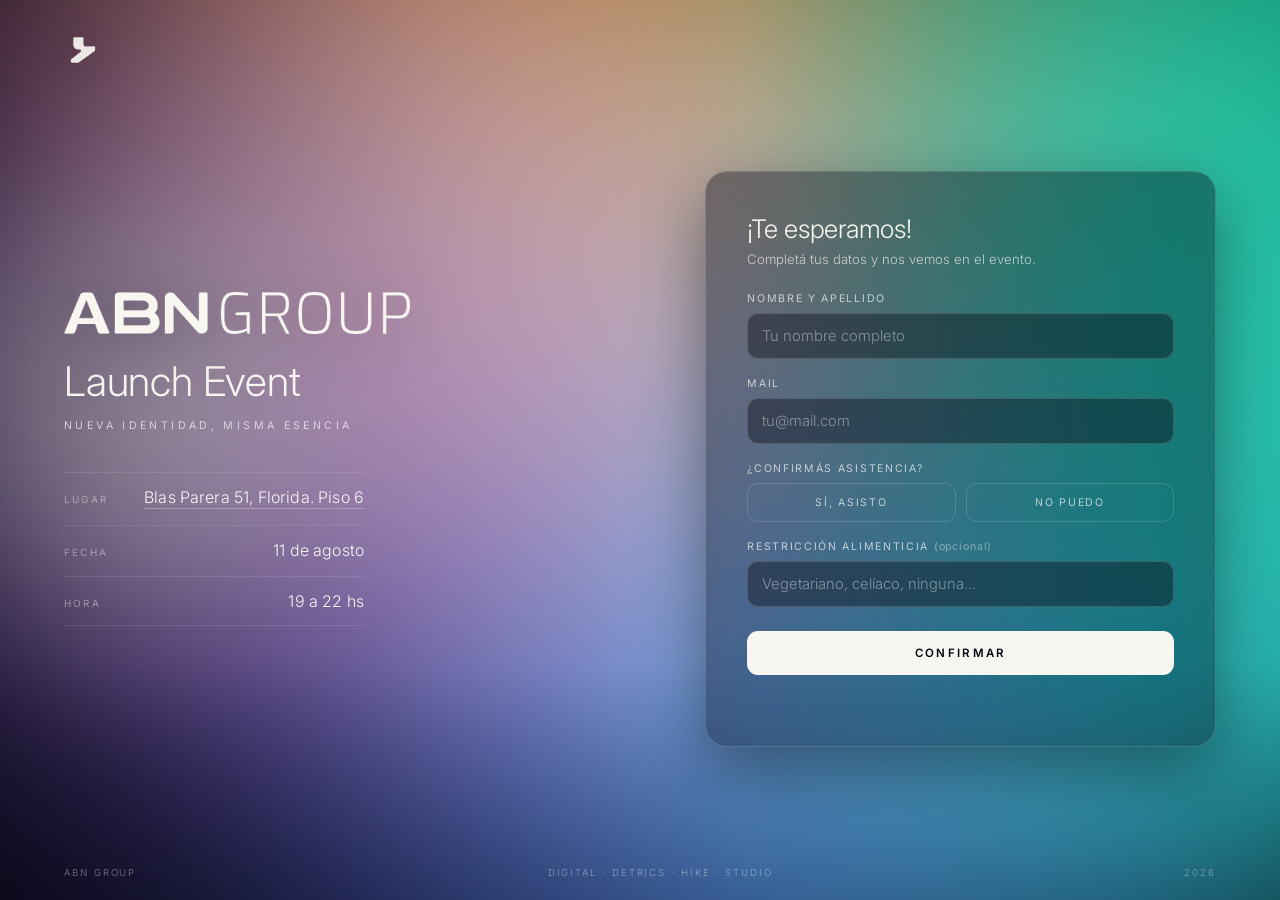
<file: index.html>
<!DOCTYPE html>
<html lang="es">
<head>
  <meta charset="UTF-8">
  <meta name="viewport" content="width=device-width, initial-scale=1.0">

  <!-- SEO -->
  <title>ABN Group — Launch Event</title>
  <meta name="description" content="Evento de lanzamiento de ABN Group. Blas Parera — 11 de agosto, 19 a 22 hs. Confirmá tu asistencia.">

  <!-- Open Graph -->
  <meta property="og:title" content="ABN Group — Launch Event">
  <meta property="og:description" content="Blas Parera · 11 de agosto · 19 a 22 hs. Confirmá tu asistencia.">
  <meta property="og:type" content="website">
  <meta property="og:url" content="https://dartsteam.github.io/abn-launch-event/">
  <meta property="og:image" content="https://dartsteam.github.io/abn-launch-event/og-image.png">
  <meta property="og:image:width" content="1200">
  <meta property="og:image:height" content="630">
  <meta property="og:image:type" content="image/png">
  <meta property="og:image:alt" content="ABN Group">

  <!-- Twitter -->
  <meta name="twitter:card" content="summary_large_image">
  <meta name="twitter:title" content="ABN Group — Launch Event">
  <meta name="twitter:description" content="Blas Parera · 11 de agosto · 19 a 22 hs. Confirmá tu asistencia.">
  <meta name="twitter:image" content="https://dartsteam.github.io/abn-launch-event/og-image.png">

  <!-- Favicon -->
  <link rel="icon" type="image/svg+xml" href="assets/ABN Icon - JP Ash W.svg">

  <!-- Fonts -->
  <link rel="preconnect" href="https://fonts.googleapis.com">
  <link rel="preconnect" href="https://fonts.gstatic.com" crossorigin>
  <link href="https://fonts.googleapis.com/css2?family=Inter:wght@200;300;400;500;600&display=swap" rel="stylesheet">

  <!-- Styles -->
  <link rel="stylesheet" href="style.css">
</head>

<body>

  <!-- WebGL colour mesh gradient background -->
  <canvas class="bg-gradient" id="hero-canvas"></canvas>

  <!-- Isotipo como sello en el corner -->
  <img src="assets/ABN Icon - JP Ash W.svg" alt="ABN Group" class="corner-mark">

  <main class="stage">
    <div class="grid">

      <!-- ==================== LEFT — EVENT INFO ==================== -->
      <section class="info">
        <img src="assets/abn-group-wordmark.png" alt="ABN Group" class="info-wordmark">

        <h1 class="info-title">Launch Event</h1>

        <span class="info-eyebrow">Nueva Identidad, Misma Esencia</span>

        <div class="info-meta">
          <div class="meta-row">
            <span class="meta-label">Lugar</span>
            <a class="meta-value meta-link" href="https://maps.app.goo.gl/rUzkkVGQqchp5KDQA" target="_blank" rel="noopener noreferrer">Blas Parera 51, Florida. Piso 6</a>
          </div>
          <div class="meta-row">
            <span class="meta-label">Fecha</span>
            <span class="meta-value">11 de agosto</span>
          </div>
          <div class="meta-row">
            <span class="meta-label">Hora</span>
            <span class="meta-value">19 a 22 hs</span>
          </div>
        </div>
      </section>

      <!-- ==================== RIGHT — LEAD FORM ==================== -->
      <section class="panel">
        <form class="form" id="rsvp-form" novalidate>
          <div class="form-head">
            <h2 class="form-title">¡Te esperamos!</h2>
            <p class="form-sub">Completá tus datos y nos vemos en el evento.</p>
          </div>

          <div class="field">
            <label for="name">Nombre y Apellido</label>
            <input type="text" id="name" name="name" autocomplete="name" placeholder="Tu nombre completo" required>
          </div>

          <div class="field">
            <label for="email">Mail</label>
            <input type="email" id="email" name="email" autocomplete="email" placeholder="tu@mail.com" required>
          </div>

          <div class="field">
            <span class="field-label">¿Confirmás asistencia?</span>
            <div class="choice">
              <label class="choice-opt">
                <input type="radio" name="attending" value="si" required>
                <span>Sí, asisto</span>
              </label>
              <label class="choice-opt">
                <input type="radio" name="attending" value="no">
                <span>No puedo</span>
              </label>
            </div>
          </div>

          <div class="field">
            <label for="diet">Restricción alimenticia <span class="optional">(opcional)</span></label>
            <input type="text" id="diet" name="diet" placeholder="Vegetariano, celíaco, ninguna…">
          </div>

          <button type="submit" class="submit" id="submit-btn">Confirmar</button>

          <p class="form-note" id="form-note" role="status" aria-live="polite"></p>
        </form>

        <!-- Success state -->
        <div class="thanks" id="thanks" hidden>
          <div class="thanks-mark">✓</div>
          <h2 class="thanks-title">¡Gracias!</h2>
          <p class="thanks-text" id="thanks-text">Te esperamos en Blas Parera el 11 de agosto.</p>
        </div>
      </section>

    </div>
  </main>

  <!-- Bottom bar -->
  <footer class="bottom">
    <span>ABN Group</span>
    <span class="bottom-center">Digital · Detrics · Hike · Studio</span>
    <span>2026</span>
  </footer>

  <script src="script.js"></script>
</body>
</html>
</file>
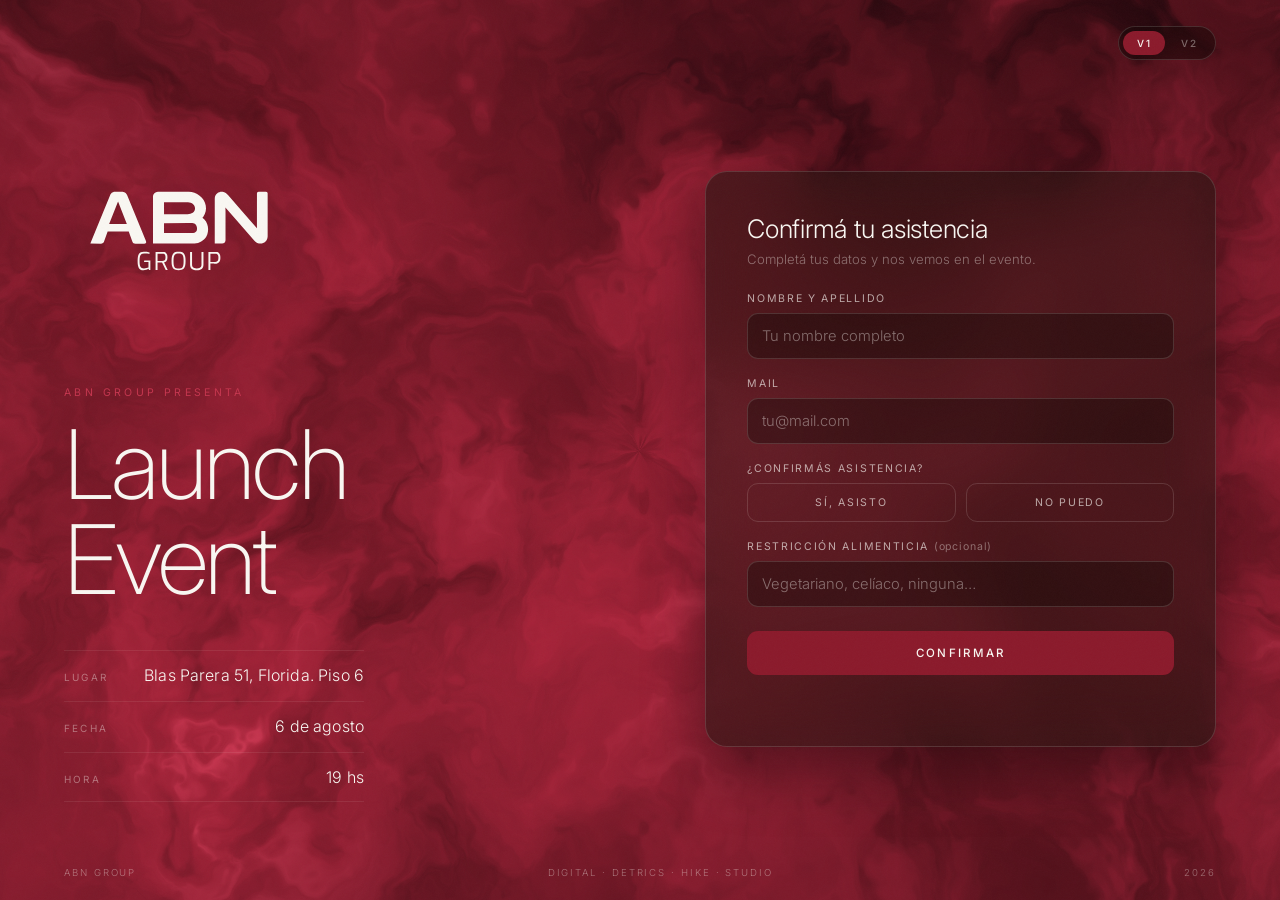
<file: _v1/index.html>
<!DOCTYPE html>
<html lang="es">
<head>
  <meta charset="UTF-8">
  <meta name="viewport" content="width=device-width, initial-scale=1.0">

  <!-- SEO -->
  <title>ABN Group — Launch Event</title>
  <meta name="description" content="Evento de lanzamiento de ABN Group. Blas Parera — 6 de agosto, 19 hs. Confirmá tu asistencia.">

  <!-- Open Graph -->
  <meta property="og:title" content="ABN Group — Launch Event">
  <meta property="og:description" content="Blas Parera · 6 de agosto · 19 hs. Confirmá tu asistencia.">
  <meta property="og:type" content="website">

  <!-- Favicon -->
  <link rel="icon" type="image/svg+xml" href="assets/ABN Icon - JP Ash W.svg">

  <!-- Fonts -->
  <link rel="preconnect" href="https://fonts.googleapis.com">
  <link rel="preconnect" href="https://fonts.gstatic.com" crossorigin>
  <link href="https://fonts.googleapis.com/css2?family=Inter:wght@200;300;400;500;600&display=swap" rel="stylesheet">

  <!-- Styles -->
  <link rel="stylesheet" href="style.css">
</head>

<body>

  <!-- WebGL fluid gradient background -->
  <canvas class="bg-gradient" id="hero-canvas"></canvas>

  <!-- Version switcher -->
  <nav class="ver-switch" aria-label="Versiones">
    <a href="./" class="ver active" aria-current="page">V1</a>
    <a href="v2/" class="ver">V2</a>
  </nav>

  <main class="stage">
    <div class="grid">

      <!-- ==================== LEFT — EVENT INFO ==================== -->
      <section class="info">
        <img src="assets/ABN Group Logo - JP Ash W.svg" alt="ABN Group" class="info-logo">

        <span class="info-eyebrow">ABN Group presenta</span>

        <h1 class="info-title">Launch<br>Event</h1>

        <div class="info-meta">
          <div class="meta-row">
            <span class="meta-label">Lugar</span>
            <span class="meta-value">Blas Parera 51, Florida. Piso 6</span>
          </div>
          <div class="meta-row">
            <span class="meta-label">Fecha</span>
            <span class="meta-value">6 de agosto</span>
          </div>
          <div class="meta-row">
            <span class="meta-label">Hora</span>
            <span class="meta-value">19 hs</span>
          </div>
        </div>
      </section>

      <!-- ==================== RIGHT — LEAD FORM ==================== -->
      <section class="panel">
        <form class="form" id="rsvp-form" novalidate>
          <div class="form-head">
            <h2 class="form-title">Confirmá tu asistencia</h2>
            <p class="form-sub">Completá tus datos y nos vemos en el evento.</p>
          </div>

          <div class="field">
            <label for="name">Nombre y Apellido</label>
            <input type="text" id="name" name="name" autocomplete="name" placeholder="Tu nombre completo" required>
          </div>

          <div class="field">
            <label for="email">Mail</label>
            <input type="email" id="email" name="email" autocomplete="email" placeholder="tu@mail.com" required>
          </div>

          <div class="field">
            <span class="field-label">¿Confirmás asistencia?</span>
            <div class="choice">
              <label class="choice-opt">
                <input type="radio" name="attending" value="si" required>
                <span>Sí, asisto</span>
              </label>
              <label class="choice-opt">
                <input type="radio" name="attending" value="no">
                <span>No puedo</span>
              </label>
            </div>
          </div>

          <div class="field">
            <label for="diet">Restricción alimenticia <span class="optional">(opcional)</span></label>
            <input type="text" id="diet" name="diet" placeholder="Vegetariano, celíaco, ninguna…">
          </div>

          <button type="submit" class="submit" id="submit-btn">Confirmar</button>

          <p class="form-note" id="form-note" role="status" aria-live="polite"></p>
        </form>

        <!-- Success state -->
        <div class="thanks" id="thanks" hidden>
          <div class="thanks-mark">✓</div>
          <h2 class="thanks-title">¡Gracias!</h2>
          <p class="thanks-text" id="thanks-text">Te esperamos en Blas Parera el 6 de agosto.</p>
        </div>
      </section>

    </div>
  </main>

  <!-- Bottom bar -->
  <footer class="bottom">
    <span>ABN Group</span>
    <span class="bottom-center">Digital · Detrics · Hike · Studio</span>
    <span>2026</span>
  </footer>

  <script src="script.js"></script>
</body>
</html>
</file>
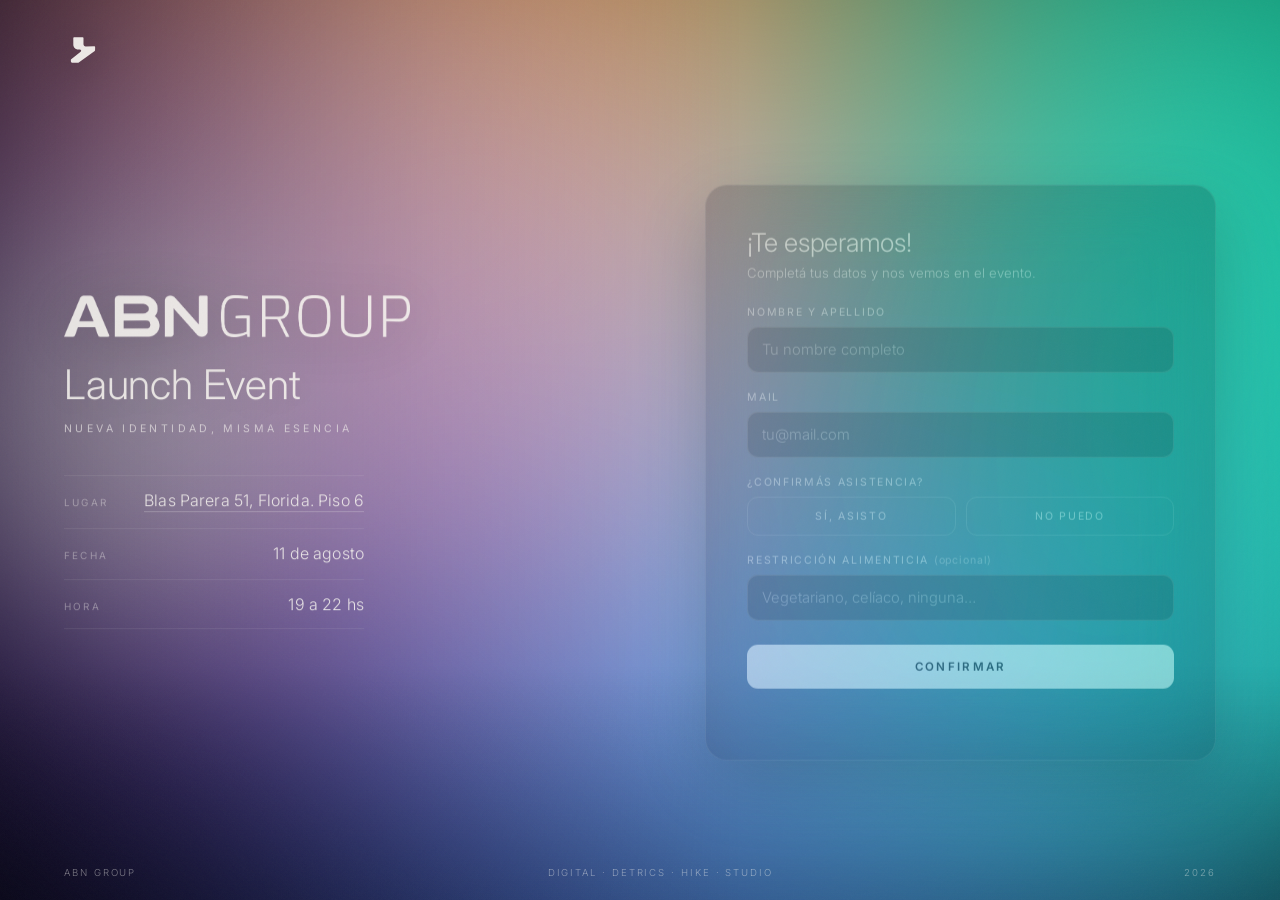
<file: v2/index.html>
<!DOCTYPE html>
<html lang="es">
<head>
  <meta charset="UTF-8">
  <meta http-equiv="refresh" content="0; url=../">
  <link rel="canonical" href="../">
  <title>ABN Group — Launch Event</title>
</head>
<body>
  <p>Redirigiendo al sitio… <a href="../">Ir ahora</a>.</p>
</body>
</html>
</file>
<file: style.css>
/* ============================================
   ABN GROUP — LAUNCH EVENT · V2
   Colour mesh gradient + white isotype
   ============================================ */

*,
*::before,
*::after {
  margin: 0;
  padding: 0;
  box-sizing: border-box;
}

:root {
  /* Neutrals */
  --base: #06060f;          /* deep navy base */
  --surface: rgba(10, 10, 24, 0.42);
  --ash: #f9f7f2;
  --ash-mid: rgba(249, 247, 242, 0.72);
  --ash-dim: rgba(249, 247, 242, 0.45);
  --ash-faint: rgba(249, 247, 242, 0.1);
  --ash-line: rgba(249, 247, 242, 0.16);

  /* Accent pulled from the gradient (periwinkle/violet) */
  --accent: #8f9bff;
  --accent-soft: rgba(143, 155, 255, 0.16);

  /* Typography */
  --font: 'Inter', -apple-system, BlinkMacSystemFont, sans-serif;

  /* Layout */
  --gutter: clamp(20px, 5vw, 72px);
  --ease-out: cubic-bezier(0.16, 1, 0.3, 1);
}

html { font-size: 16px; }

body {
  font-family: var(--font);
  background: var(--base);
  color: var(--ash);
  min-height: 100vh;
  min-height: 100dvh;
  overflow-x: hidden;
  -webkit-font-smoothing: antialiased;
  -moz-osx-font-smoothing: grayscale;
}

::selection { background: var(--accent); color: var(--base); }

a { color: inherit; text-decoration: none; }
img { display: block; max-width: 100%; }

/* GRAIN OVERLAY */
body::after {
  content: '';
  position: fixed;
  inset: 0;
  pointer-events: none;
  z-index: 9999;
  opacity: 0.03;
  background-image: url("data:image/svg+xml,%3Csvg viewBox='0 0 512 512' xmlns='http://www.w3.org/2000/svg'%3E%3Cfilter id='n'%3E%3CfeTurbulence type='fractalNoise' baseFrequency='.85' numOctaves='4' stitchTiles='stitch'/%3E%3C/filter%3E%3Crect width='100%25' height='100%25' filter='url(%23n)'/%3E%3C/svg%3E");
  background-repeat: repeat;
  background-size: 256px;
}

/* WEBGL BACKGROUND */
.bg-gradient {
  position: fixed;
  inset: 0;
  width: 100%;
  height: 100%;
  display: block;
  z-index: 0;
}

/* Legibility scrim — darkens the left/text side without hiding the gradient */
body::before {
  content: '';
  position: fixed;
  inset: 0;
  z-index: 1;
  pointer-events: none;
  background:
    linear-gradient(90deg, rgba(4, 4, 12, 0.5) 0%, rgba(4, 4, 12, 0.18) 34%, rgba(4, 4, 12, 0) 58%),
    linear-gradient(0deg, rgba(4, 4, 12, 0.32) 0%, rgba(4, 4, 12, 0) 26%);
}

/* ============================================
   VERSION SWITCHER
   ============================================ */
.ver-switch {
  position: fixed;
  top: clamp(16px, 3vh, 26px);
  right: var(--gutter);
  z-index: 20;
  display: flex;
  gap: 2px;
  padding: 4px;
  border-radius: 999px;
  background: rgba(6, 6, 15, 0.4);
  border: 1px solid var(--ash-line);
  backdrop-filter: blur(16px);
  -webkit-backdrop-filter: blur(16px);
}

.ver {
  font-size: 0.62rem;
  font-weight: 500;
  letter-spacing: 0.14em;
  color: var(--ash-dim);
  padding: 6px 14px;
  border-radius: 999px;
  transition: color 0.25s ease, background 0.25s ease;
}

.ver:hover { color: var(--ash); }

.ver.active {
  color: var(--base);
  background: var(--ash);
}

/* ============================================
   STAGE / LAYOUT
   ============================================ */
.stage {
  position: relative;
  z-index: 2;
  min-height: 100vh;
  min-height: 100dvh;
  display: flex;
  align-items: center;
  padding: clamp(72px, 12vh, 120px) var(--gutter) clamp(64px, 10vh, 96px);
}

.grid {
  width: 100%;
  max-width: 1240px;
  margin: 0 auto;
  display: grid;
  grid-template-columns: 1.05fr 0.95fr;
  gap: clamp(32px, 6vw, 96px);
  align-items: center;
}

/* LEFT — EVENT INFO */
.info { animation: fadeInUp 1.2s var(--ease-out) 0.2s both; }

/* Isotipo como sello sutil en el corner */
.corner-mark {
  position: fixed;
  top: clamp(20px, 3.4vh, 32px);
  left: var(--gutter);
  width: clamp(30px, 3vw, 40px);
  height: auto;
  z-index: 20;
  opacity: 0.92;
  filter: drop-shadow(0 4px 20px rgba(0, 0, 0, 0.35));
}

.info-eyebrow {
  display: block;
  font-size: 0.66rem;
  font-weight: 400;
  letter-spacing: 0.32em;
  text-transform: uppercase;
  color: var(--ash-mid);
  margin-bottom: 40px;
}

.info-wordmark {
  width: clamp(230px, 27vw, 360px);
  height: auto;
  display: block;
  margin: 0 0 26px;
  filter: drop-shadow(0 6px 30px rgba(0, 0, 0, 0.35));
}

.info-title {
  font-size: clamp(1.7rem, 3.2vw, 2.6rem);
  font-weight: 300;
  line-height: 1.05;
  letter-spacing: -0.005em;
  margin-bottom: 16px;
  text-shadow: 0 4px 40px rgba(0, 0, 0, 0.25);
}

.info-meta {
  display: flex;
  flex-direction: column;
  gap: 2px;
  max-width: 300px;
}

.meta-row {
  display: flex;
  justify-content: space-between;
  align-items: baseline;
  gap: 16px;
  padding: 14px 0;
  border-top: 1px solid var(--ash-faint);
}

.meta-row:last-child { border-bottom: 1px solid var(--ash-faint); }

.meta-label {
  font-size: 0.62rem;
  font-weight: 400;
  letter-spacing: 0.22em;
  text-transform: uppercase;
  color: var(--ash-dim);
}

.meta-value {
  font-size: 1rem;
  font-weight: 300;
  letter-spacing: 0.01em;
  color: var(--ash);
  text-align: right;
}

/* Lugar como link al mapa */
a.meta-link {
  border-bottom: 1px solid rgba(249, 247, 242, 0.28);
  padding-bottom: 1px;
  transition: color 0.25s ease, border-color 0.25s ease;
}

a.meta-link:hover {
  color: var(--accent);
  border-bottom-color: var(--accent);
}

/* RIGHT — FORM PANEL (glass) */
.panel {
  position: relative;
  background: var(--surface);
  border: 1px solid var(--ash-line);
  border-radius: 22px;
  padding: clamp(28px, 3.2vw, 44px);
  backdrop-filter: blur(32px) saturate(1.2);
  -webkit-backdrop-filter: blur(32px) saturate(1.2);
  box-shadow: 0 24px 70px rgba(0, 0, 0, 0.45);
  animation: fadeInUp 1.2s var(--ease-out) 0.45s both;
}

.form { display: flex; flex-direction: column; gap: 18px; }

.form-head { margin-bottom: 4px; }

.form-title {
  font-size: clamp(1.2rem, 2.2vw, 1.6rem);
  font-weight: 300;
  letter-spacing: -0.01em;
  margin-bottom: 6px;
}

.form-sub {
  font-size: 0.82rem;
  font-weight: 300;
  color: var(--ash-mid);
  line-height: 1.5;
}

.field { display: flex; flex-direction: column; gap: 8px; }

.field label,
.field-label {
  font-size: 0.66rem;
  font-weight: 400;
  letter-spacing: 0.16em;
  text-transform: uppercase;
  color: var(--ash-mid);
}

.optional {
  color: var(--ash-dim);
  letter-spacing: 0.08em;
  text-transform: none;
}

.field input[type="text"],
.field input[type="email"] {
  width: 100%;
  padding: 13px 14px;
  background: rgba(6, 6, 15, 0.4);
  border: 1px solid var(--ash-line);
  border-radius: 11px;
  color: var(--ash);
  font-family: var(--font);
  font-size: 0.92rem;
  font-weight: 300;
  transition: border-color 0.3s ease, background 0.3s ease;
}

.field input::placeholder { color: var(--ash-dim); }

.field input:focus {
  outline: none;
  border-color: var(--accent);
  background: rgba(6, 6, 15, 0.6);
  box-shadow: 0 0 0 3px var(--accent-soft);
}

.field input:user-invalid { border-color: var(--accent); }

/* Sí / No choice */
.choice { display: grid; grid-template-columns: 1fr 1fr; gap: 10px; }

.choice-opt {
  position: relative;
  display: flex;
  align-items: center;
  justify-content: center;
  gap: 8px;
  padding: 12px;
  border: 1px solid var(--ash-line);
  border-radius: 11px;
  cursor: pointer;
  font-size: 0.86rem;
  font-weight: 300;
  color: var(--ash-mid);
  transition: border-color 0.25s ease, background 0.25s ease, color 0.25s ease;
}

.choice-opt input { position: absolute; opacity: 0; pointer-events: none; }

.choice-opt:hover { border-color: var(--ash-dim); }

.choice-opt:has(input:checked) {
  border-color: var(--accent);
  background: var(--accent-soft);
  color: var(--ash);
}

.choice-opt:has(input:focus-visible) {
  outline: 2px solid var(--accent);
  outline-offset: 2px;
}

/* Submit — crisp white, reads on any colour */
.submit {
  margin-top: 6px;
  padding: 15px;
  background: var(--ash);
  color: var(--base);
  border: none;
  border-radius: 11px;
  font-family: var(--font);
  font-size: 0.72rem;
  font-weight: 600;
  letter-spacing: 0.2em;
  text-transform: uppercase;
  cursor: pointer;
  transition: transform 0.2s ease, box-shadow 0.3s ease, opacity 0.3s ease;
}

.submit:hover { box-shadow: 0 8px 30px rgba(255, 255, 255, 0.18); }
.submit:active { transform: translateY(1px); }
.submit:disabled { opacity: 0.6; cursor: default; }

.form-note {
  min-height: 1em;
  font-size: 0.76rem;
  font-weight: 300;
  color: var(--accent);
  text-align: center;
}

/* Success state */
.thanks {
  text-align: center;
  padding: 20px 0;
  animation: fadeInUp 0.7s var(--ease-out) both;
}

.thanks-mark {
  width: 56px;
  height: 56px;
  margin: 0 auto 20px;
  border-radius: 50%;
  border: 1px solid var(--accent);
  color: var(--accent);
  display: flex;
  align-items: center;
  justify-content: center;
  font-size: 1.5rem;
  background: var(--accent-soft);
}

.thanks-title {
  font-size: clamp(1.5rem, 3vw, 2rem);
  font-weight: 200;
  letter-spacing: -0.01em;
  margin-bottom: 12px;
}

.thanks-text {
  font-size: 0.9rem;
  font-weight: 300;
  color: var(--ash-mid);
  line-height: 1.6;
  max-width: 320px;
  margin: 0 auto;
}

/* BOTTOM BAR */
.bottom {
  position: fixed;
  bottom: 22px;
  left: var(--gutter);
  right: var(--gutter);
  z-index: 3;
  display: flex;
  justify-content: space-between;
  align-items: center;
  font-size: 0.6rem;
  font-weight: 300;
  letter-spacing: 0.2em;
  text-transform: uppercase;
  color: var(--ash-dim);
  pointer-events: none;
}

/* KEYFRAMES */
@keyframes fadeInUp {
  from { opacity: 0; transform: translateY(24px); }
  to   { opacity: 1; transform: translateY(0); }
}

/* RESPONSIVE */
@media (max-width: 940px) {
  .stage {
    align-items: flex-start;
    padding-top: clamp(60px, 10vh, 90px);
  }
  .grid {
    grid-template-columns: 1fr;
    gap: 36px;
    max-width: 520px;
  }
  .info-wordmark { margin-bottom: 16px; }
  .info-title { margin-bottom: 14px; }
  .info-eyebrow { margin-bottom: 32px; }
  .info-meta { max-width: none; }
  .bottom-center { display: none; }
}

@media (max-width: 520px) {
  .stage { padding-left: 20px; padding-right: 20px; }
  .ver-switch { right: 20px; }
  .bottom { letter-spacing: 0.12em; }
  .bottom span:last-child { display: none; }
}

@media (prefers-reduced-motion: reduce) {
  .info, .panel, .thanks { animation: none; }
}
</file>
<file: _v1/style.css>
/* ============================================
   ABN GROUP — LAUNCH EVENT
   Single-screen RSVP · shares ABN Group look & feel
   ============================================ */

/* RESET & CUSTOM PROPERTIES */
*,
*::before,
*::after {
  margin: 0;
  padding: 0;
  box-sizing: border-box;
}

:root {
  /* Brand — Burgundy/Crimson */
  --accent: #8b1a2b;
  --accent-light: #c4354e;
  --accent-glow: rgba(139, 26, 43, 0.12);
  --accent-deep: #5c0e1a;

  /* Neutrals */
  --dark: #0a0604;
  --surface: rgba(26, 20, 16, 0.55);
  --ash: #f9f7f2;
  --ash-mid: rgba(249, 247, 242, 0.65);
  --ash-dim: rgba(249, 247, 242, 0.4);
  --ash-faint: rgba(249, 247, 242, 0.08);
  --ash-line: rgba(249, 247, 242, 0.14);

  /* Typography */
  --font: 'Inter', -apple-system, BlinkMacSystemFont, sans-serif;

  /* Layout */
  --gutter: clamp(20px, 5vw, 72px);

  /* Motion */
  --ease-out: cubic-bezier(0.16, 1, 0.3, 1);
}

html {
  font-size: 16px;
}

body {
  font-family: var(--font);
  background: var(--dark);
  color: var(--ash);
  min-height: 100vh;
  min-height: 100dvh;
  overflow-x: hidden;
  -webkit-font-smoothing: antialiased;
  -moz-osx-font-smoothing: grayscale;
}

::selection {
  background: var(--accent);
  color: var(--ash);
}

a { color: inherit; text-decoration: none; }
img { display: block; max-width: 100%; }

/* ============================================
   GRAIN OVERLAY
   ============================================ */
body::after {
  content: '';
  position: fixed;
  inset: 0;
  pointer-events: none;
  z-index: 9999;
  opacity: 0.028;
  background-image: url("data:image/svg+xml,%3Csvg viewBox='0 0 512 512' xmlns='http://www.w3.org/2000/svg'%3E%3Cfilter id='n'%3E%3CfeTurbulence type='fractalNoise' baseFrequency='.85' numOctaves='4' stitchTiles='stitch'/%3E%3C/filter%3E%3Crect width='100%25' height='100%25' filter='url(%23n)'/%3E%3C/svg%3E");
  background-repeat: repeat;
  background-size: 256px;
}

/* ============================================
   WEBGL BACKGROUND
   ============================================ */
.bg-gradient {
  position: fixed;
  inset: 0;
  width: 100%;
  height: 100%;
  display: block;
  z-index: 0;
}

/* Fade for legibility on the info side */
.bg-gradient::after { content: ''; }

/* ============================================
   STAGE / LAYOUT
   ============================================ */
.stage {
  position: relative;
  z-index: 2;
  min-height: 100vh;
  min-height: 100dvh;
  display: flex;
  align-items: center;
  padding: clamp(72px, 12vh, 120px) var(--gutter) clamp(64px, 10vh, 96px);
}

.grid {
  width: 100%;
  max-width: 1240px;
  margin: 0 auto;
  display: grid;
  grid-template-columns: 1.05fr 0.95fr;
  gap: clamp(32px, 6vw, 96px);
  align-items: center;
}

/* ============================================
   LEFT — EVENT INFO
   ============================================ */
.info {
  animation: fadeInUp 1.2s var(--ease-out) 0.2s both;
}

.info-logo {
  width: clamp(150px, 18vw, 230px);
  height: auto;
  margin-bottom: 40px;
  filter: drop-shadow(0 0 60px rgba(139, 26, 43, 0.25));
}

.info-eyebrow {
  display: block;
  font-size: 0.66rem;
  font-weight: 400;
  letter-spacing: 0.32em;
  text-transform: uppercase;
  color: var(--accent-light);
  margin-bottom: 18px;
}

.info-title {
  font-size: clamp(3rem, 8vw, 6rem);
  font-weight: 200;
  line-height: 0.98;
  letter-spacing: -0.03em;
  margin-bottom: 44px;
}

.info-meta {
  display: flex;
  flex-direction: column;
  gap: 2px;
  max-width: 300px;
}

.meta-row {
  display: flex;
  justify-content: space-between;
  align-items: baseline;
  gap: 16px;
  padding: 14px 0;
  border-top: 1px solid var(--ash-faint);
}

.meta-row:last-child { border-bottom: 1px solid var(--ash-faint); }

.meta-label {
  font-size: 0.62rem;
  font-weight: 400;
  letter-spacing: 0.22em;
  text-transform: uppercase;
  color: var(--ash-dim);
}

.meta-value {
  font-size: 1rem;
  font-weight: 300;
  letter-spacing: 0.01em;
  color: var(--ash);
  text-align: right;
}

/* ============================================
   RIGHT — FORM PANEL (glass)
   ============================================ */
.panel {
  position: relative;
  background: var(--surface);
  border: 1px solid var(--ash-line);
  border-radius: 22px;
  padding: clamp(28px, 3.2vw, 44px);
  backdrop-filter: blur(28px) saturate(1.1);
  -webkit-backdrop-filter: blur(28px) saturate(1.1);
  box-shadow: 0 24px 60px rgba(0, 0, 0, 0.4);
  animation: fadeInUp 1.2s var(--ease-out) 0.45s both;
}

.form { display: flex; flex-direction: column; gap: 18px; }

.form-head { margin-bottom: 4px; }

.form-title {
  font-size: clamp(1.2rem, 2.2vw, 1.6rem);
  font-weight: 300;
  letter-spacing: -0.01em;
  margin-bottom: 6px;
}

.form-sub {
  font-size: 0.82rem;
  font-weight: 300;
  color: var(--ash-dim);
  line-height: 1.5;
}

/* Fields */
.field { display: flex; flex-direction: column; gap: 8px; }

.field label,
.field-label {
  font-size: 0.66rem;
  font-weight: 400;
  letter-spacing: 0.16em;
  text-transform: uppercase;
  color: var(--ash-mid);
}

.optional {
  color: var(--ash-dim);
  letter-spacing: 0.08em;
  text-transform: none;
}

.field input[type="text"],
.field input[type="email"] {
  width: 100%;
  padding: 13px 14px;
  background: rgba(10, 6, 4, 0.35);
  border: 1px solid var(--ash-line);
  border-radius: 11px;
  color: var(--ash);
  font-family: var(--font);
  font-size: 0.92rem;
  font-weight: 300;
  transition: border-color 0.3s ease, background 0.3s ease;
}

.field input::placeholder { color: var(--ash-dim); }

.field input:focus {
  outline: none;
  border-color: var(--accent-light);
  background: rgba(10, 6, 4, 0.55);
}

.field input:user-invalid {
  border-color: var(--accent-light);
}

/* Sí / No choice */
.choice { display: grid; grid-template-columns: 1fr 1fr; gap: 10px; }

.choice-opt {
  position: relative;
  display: flex;
  align-items: center;
  justify-content: center;
  gap: 8px;
  padding: 12px;
  border: 1px solid var(--ash-line);
  border-radius: 11px;
  cursor: pointer;
  font-size: 0.86rem;
  font-weight: 300;
  color: var(--ash-mid);
  text-transform: none;
  letter-spacing: 0.01em;
  transition: border-color 0.25s ease, background 0.25s ease, color 0.25s ease;
}

.choice-opt input { position: absolute; opacity: 0; pointer-events: none; }

.choice-opt:hover { border-color: var(--ash-dim); }

.choice-opt:has(input:checked) {
  border-color: var(--accent-light);
  background: var(--accent-glow);
  color: var(--ash);
}

.choice-opt:has(input:focus-visible) {
  outline: 2px solid var(--accent-light);
  outline-offset: 2px;
}

/* Submit */
.submit {
  margin-top: 6px;
  padding: 15px;
  background: var(--accent);
  color: var(--ash);
  border: none;
  border-radius: 11px;
  font-family: var(--font);
  font-size: 0.72rem;
  font-weight: 500;
  letter-spacing: 0.2em;
  text-transform: uppercase;
  cursor: pointer;
  transition: background 0.3s ease, transform 0.2s ease;
}

.submit:hover { background: var(--accent-light); }
.submit:active { transform: translateY(1px); }
.submit:disabled { opacity: 0.6; cursor: default; }

.form-note {
  min-height: 1em;
  font-size: 0.76rem;
  font-weight: 300;
  color: var(--accent-light);
  text-align: center;
}

/* Success state */
.thanks {
  text-align: center;
  padding: 20px 0;
  animation: fadeInUp 0.7s var(--ease-out) both;
}

.thanks-mark {
  width: 56px;
  height: 56px;
  margin: 0 auto 20px;
  border-radius: 50%;
  border: 1px solid var(--accent-light);
  color: var(--accent-light);
  display: flex;
  align-items: center;
  justify-content: center;
  font-size: 1.5rem;
  background: var(--accent-glow);
}

.thanks-title {
  font-size: clamp(1.5rem, 3vw, 2rem);
  font-weight: 200;
  letter-spacing: -0.01em;
  margin-bottom: 12px;
}

.thanks-text {
  font-size: 0.9rem;
  font-weight: 300;
  color: var(--ash-mid);
  line-height: 1.6;
  max-width: 320px;
  margin: 0 auto;
}

/* ============================================
   BOTTOM BAR
   ============================================ */
.bottom {
  position: fixed;
  bottom: 22px;
  left: var(--gutter);
  right: var(--gutter);
  z-index: 3;
  display: flex;
  justify-content: space-between;
  align-items: center;
  font-size: 0.6rem;
  font-weight: 300;
  letter-spacing: 0.2em;
  text-transform: uppercase;
  color: var(--ash-dim);
  pointer-events: none;
}

/* ============================================
   VERSION SWITCHER
   ============================================ */
.ver-switch {
  position: fixed;
  top: clamp(16px, 3vh, 26px);
  right: var(--gutter);
  z-index: 20;
  display: flex;
  gap: 2px;
  padding: 4px;
  border-radius: 999px;
  background: rgba(10, 6, 4, 0.4);
  border: 1px solid var(--ash-line);
  backdrop-filter: blur(16px);
  -webkit-backdrop-filter: blur(16px);
}

.ver {
  font-size: 0.62rem;
  font-weight: 500;
  letter-spacing: 0.14em;
  color: var(--ash-dim);
  padding: 6px 14px;
  border-radius: 999px;
  transition: color 0.25s ease, background 0.25s ease;
}

.ver:hover { color: var(--ash); }

.ver.active {
  color: var(--ash);
  background: var(--accent);
}

/* ============================================
   KEYFRAMES
   ============================================ */
@keyframes fadeInUp {
  from { opacity: 0; transform: translateY(24px); }
  to   { opacity: 1; transform: translateY(0); }
}

/* ============================================
   RESPONSIVE
   ============================================ */
@media (max-width: 940px) {
  .stage {
    align-items: flex-start;
    padding-top: clamp(48px, 8vh, 80px);
  }
  .grid {
    grid-template-columns: 1fr;
    gap: 36px;
    max-width: 520px;
  }
  .info-logo { margin-bottom: 28px; }
  .info-title { margin-bottom: 32px; }
  .info-meta { max-width: none; }
  .bottom-center { display: none; }
}

@media (max-width: 520px) {
  .stage { padding-left: 20px; padding-right: 20px; }
  .bottom { letter-spacing: 0.12em; }
  .bottom span:last-child { display: none; }
}

/* Reduced motion */
@media (prefers-reduced-motion: reduce) {
  .info, .panel, .thanks { animation: none; }
}
</file>
